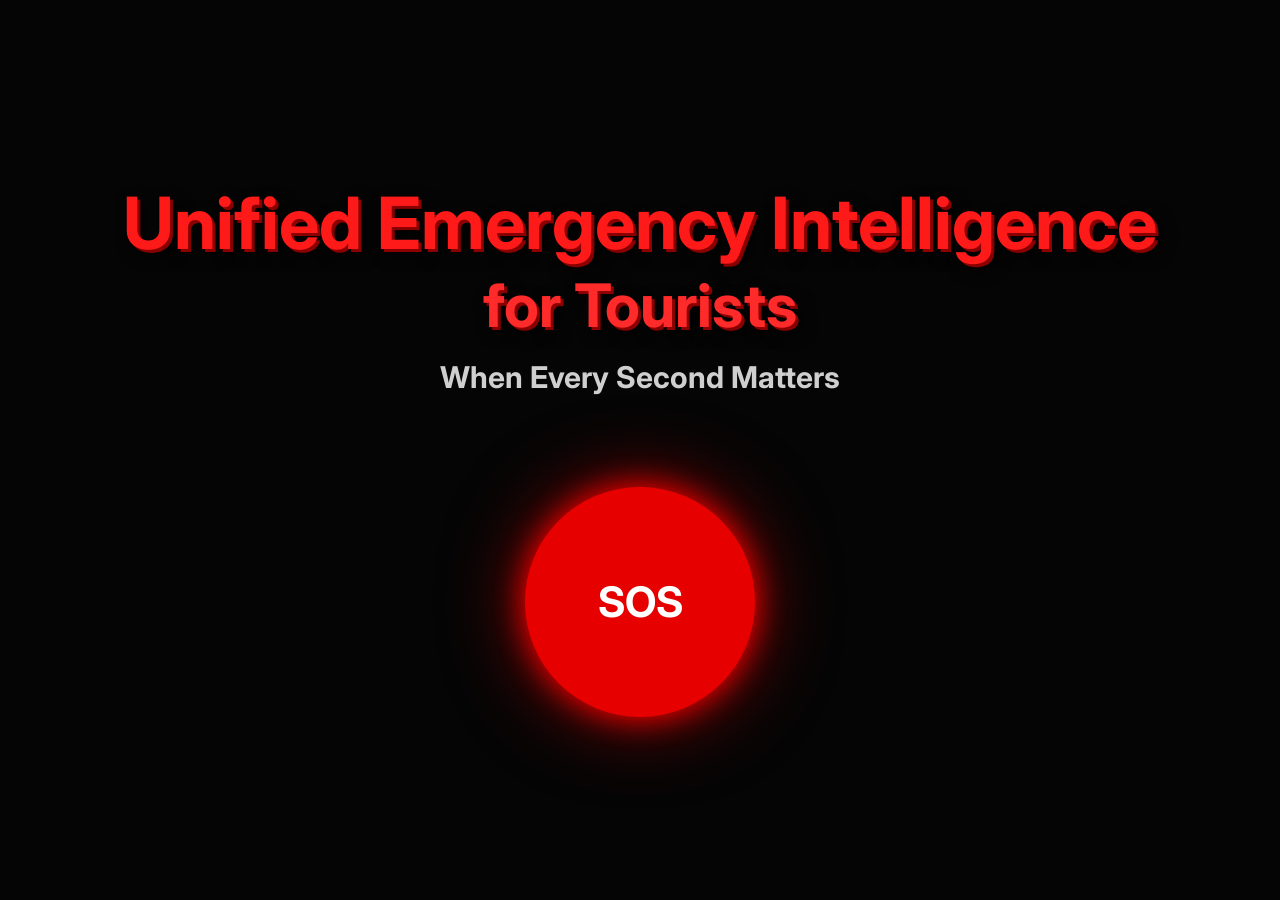
<file: index.html>
<!DOCTYPE html>
<html>

<head>

<meta charset="UTF-8">

<title>Unified Emergency Intelligence for Tourists</title>

<link rel="stylesheet" href="css/style.css">

<link href="https://fonts.googleapis.com/css2?family=Inter:wght@400;600;700&display=swap" rel="stylesheet">

</head>

<body class="landing">

<div class="title-container">

<h1 class="main-title">

<span class="top-title">
Unified Emergency Intelligence
</span>

<span class="bottom-title">
for Tourists
</span>

</h1>

<p class="subtitle">When Every Second Matters</p>
<br>

</div>

<a href="dashboard.html" class="sos-link">

<div class="sos-circle">

SOS

</div>

</a>

</body>

</html>
</file>
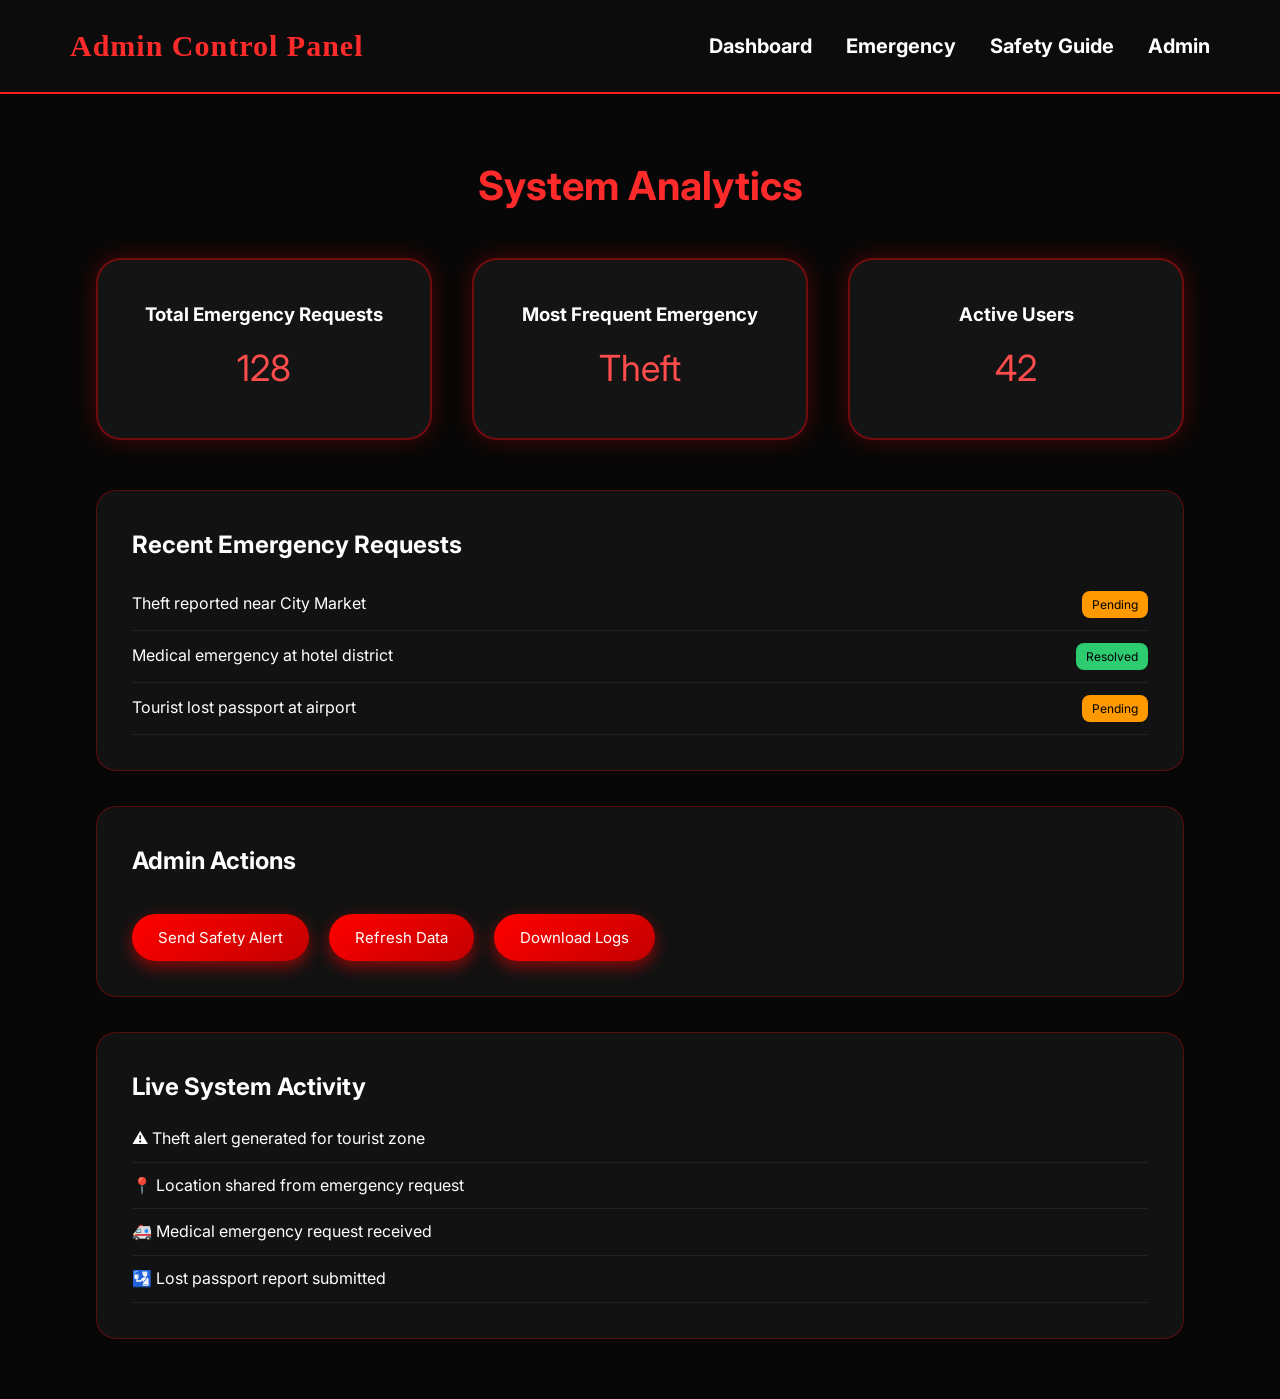
<file: admin.html>
<!DOCTYPE html>
<html>

<head>

<meta charset="UTF-8">
<title>Admin Dashboard</title>

<link rel="stylesheet" href="css/style.css">

<link href="https://fonts.googleapis.com/css2?family=Inter:wght@300;400;600&display=swap" rel="stylesheet">

</head>


<body>

<nav>

<h2>Admin Control Panel</h2>

<div>
<a href="dashboard.html">Dashboard</a>
<a href="emergency.html">Emergency</a>
<a href="safety.html">Safety Guide</a>
<a href="admin.html">Admin</a>
</div>

</nav>


<section class="admin-wrapper">

<h1 class="admin-title">System Analytics</h1>


<div class="admin-grid">

<div class="admin-card">

<h3>Total Emergency Requests</h3>

<p class="admin-number">128</p>

</div>


<div class="admin-card">

<h3>Most Frequent Emergency</h3>

<p class="admin-number">Theft</p>

</div>


<div class="admin-card">

<h3>Active Users</h3>

<p class="admin-number">42</p>

</div>

</div>



<!-- RECENT REQUESTS -->

<div class="admin-section">

<h2>Recent Emergency Requests</h2>

<ul class="request-list">

<li>
<span>Theft reported near City Market</span>
<span class="status pending">Pending</span>
</li>

<li>
<span>Medical emergency at hotel district</span>
<span class="status resolved">Resolved</span>
</li>

<li>
<span>Tourist lost passport at airport</span>
<span class="status pending">Pending</span>
</li>

</ul>

</div>



<!-- ADMIN ACTIONS -->

<div class="admin-section">

<h2>Admin Actions</h2>

<div class="admin-actions">

<button onclick="alert('Emergency broadcast sent')">
Send Safety Alert
</button>

<button onclick="alert('Database refreshed')">
Refresh Data
</button>

<button onclick="alert('System logs downloaded')">
Download Logs
</button>

</div>

</div>



<!-- SYSTEM ACTIVITY -->

<div class="admin-section">

<h2>Live System Activity</h2>

<ul class="activity-feed">

<li>⚠ Theft alert generated for tourist zone</li>

<li>📍 Location shared from emergency request</li>

<li>🚑 Medical emergency request received</li>

<li>🛂 Lost passport report submitted</li>

</ul>

</div>

</section>


</body>

</html>
</file>
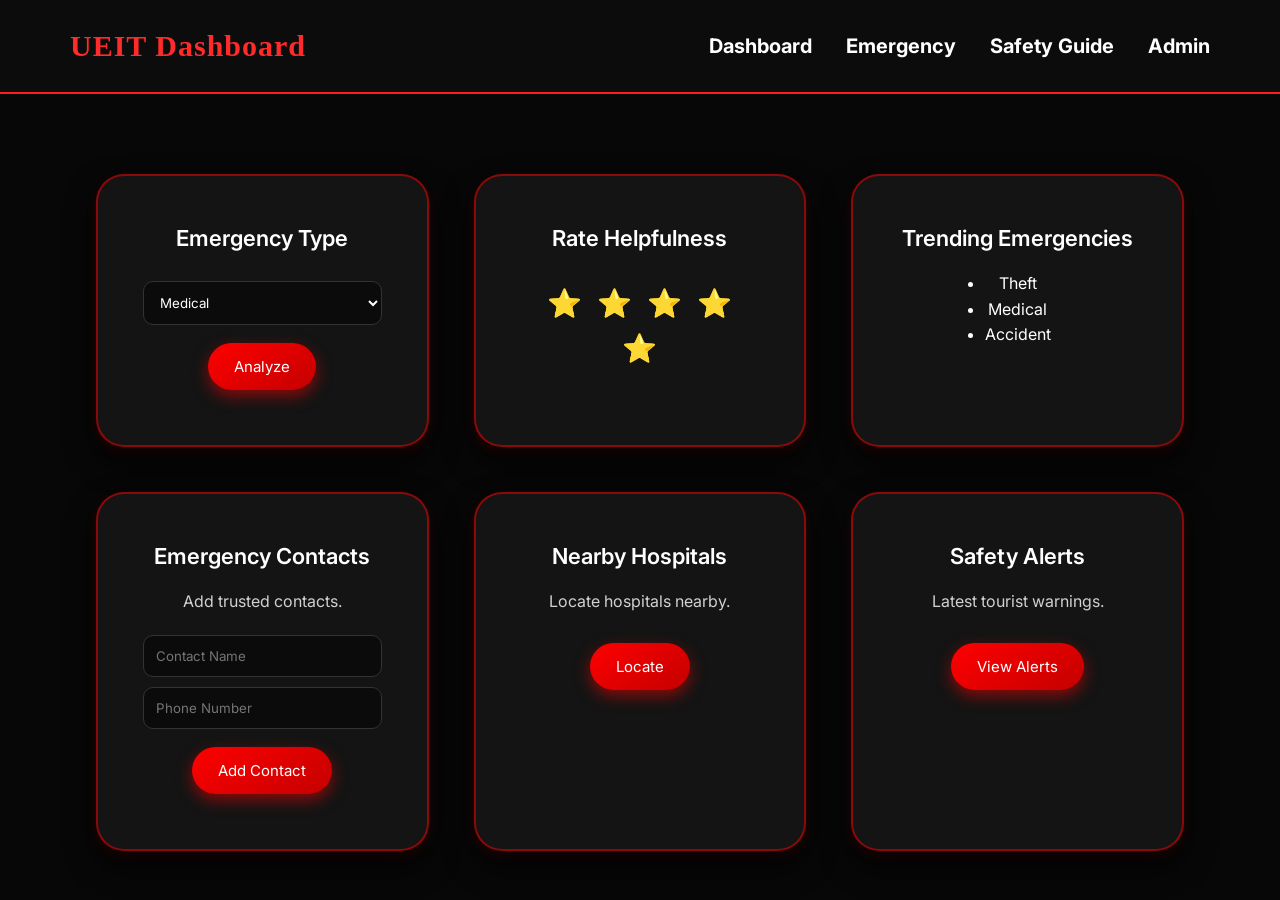
<file: dashboard.html>
<!DOCTYPE html>
<html>

<head>

<meta charset="UTF-8">

<title>UEIT Dashboard</title>

<link rel="stylesheet" href="css/style.css">

<link href="https://fonts.googleapis.com/css2?family=Inter:wght@300;400;500;600&display=swap" rel="stylesheet">

</head>


<body>

<!-- NAVBAR -->

<nav>

<h2>UEIT Dashboard</h2>

<div>
<a href="dashboard.html">Dashboard</a>
<a href="emergency.html">Emergency</a>
<a href="safety.html">Safety Guide</a>
<a href="admin.html">Admin</a>
</div>

</nav>


<!-- DASHBOARD -->

<section class="dashboard">

<!-- EMERGENCY TYPE -->

<div class="card">

<h3>Emergency Type</h3>

<select id="emergencyType">

<option>Medical</option>
<option>Accident</option>
<option>Theft</option>
<option>Lost Passport</option>

</select>

<button onclick="analyzeEmergency()">
Analyze
</button>

<p id="analysisResult"></p>

</div>



<!-- STAR RATING -->

<div class="card">

<h3>Rate Helpfulness</h3>

<div class="stars">

<span onclick="rate(1)">⭐</span>
<span onclick="rate(2)">⭐</span>
<span onclick="rate(3)">⭐</span>
<span onclick="rate(4)">⭐</span>
<span onclick="rate(5)">⭐</span>

</div>

<p id="ratingResult"></p>

</div>



<!-- TRENDING -->

<div class="card">

<h3>Trending Emergencies</h3>

<ul>

<li>Theft</li>
<li>Medical</li>
<li>Accident</li>

</ul>

</div>



<!-- CONTACTS -->

<div class="card">

<h3>Emergency Contacts</h3>

<p>Add trusted contacts.</p>

<input type="text" id="contactName" placeholder="Contact Name">

<input type="tel" id="contactPhone" placeholder="Phone Number">

<button onclick="saveContact()">
Add Contact
</button>

<p id="contactSaved"></p>

</div>



<!-- HOSPITALS -->

<div class="card">

<h3>Nearby Hospitals</h3>

<p>Locate hospitals nearby.</p>

<button onclick="findHospitals()">
Locate
</button>

</div>



<!-- ALERTS -->

<div class="card">

<h3>Safety Alerts</h3>

<p>Latest tourist warnings.</p>

<button onclick="showAlert()">
View Alerts
</button>

</div>

</section>



<script src="js/app.js"></script>
<script src="js/ratings.js"></script>

</body>

</html>
</file>
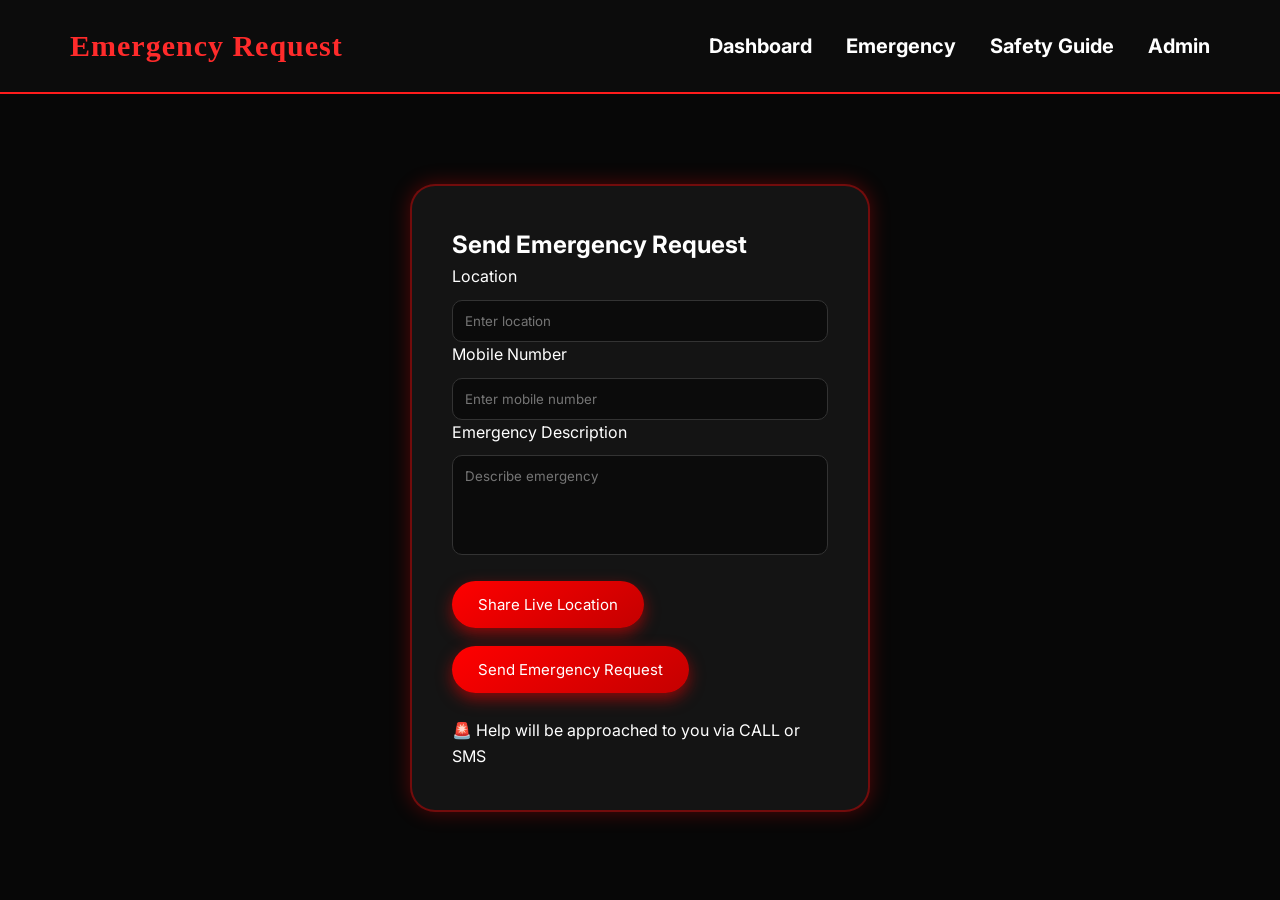
<file: emergency.html>
<!DOCTYPE html>
<html>

<head>

<meta charset="UTF-8">

<title>Emergency Request</title>

<link rel="stylesheet" href="css/style.css">

<link href="https://fonts.googleapis.com/css2?family=Inter:wght@300;400;500;600&display=swap" rel="stylesheet">

</head>

<body>

<nav>

<h2>Emergency Request</h2>

<div>
<a href="dashboard.html">Dashboard</a>
<a href="emergency.html">Emergency</a>
<a href="safety.html">Safety Guide</a>
<a href="admin.html">Admin</a>
</div>

</nav>

<section class="form-container">

<h2>Send Emergency Request</h2>

<form id="emergencyForm">

<label>Location</label>
<input type="text" id="location" placeholder="Enter location" required>

<label>Mobile Number</label>
<input type="tel" id="phone" placeholder="Enter mobile number" required>

<label>Emergency Description</label>
<textarea id="description" placeholder="Describe emergency" required></textarea>

<button type="button" onclick="shareLocation()">
Share Live Location
</button>

<button type="submit">
Send Emergency Request
</button>

</form>
<br>
<!-- ALERT MESSAGE -->
<div id="alertBox" class="alert-box">
🚨 Help will be approached to you via CALL or SMS
</div>

</section>

<script src="js/emergency.js"></script>

<script>

/* share location */

function shareLocation(){

if(navigator.geolocation){

navigator.geolocation.getCurrentPosition(function(position){

let lat = position.coords.latitude
let lon = position.coords.longitude

document.getElementById("location").value =
"Lat: " + lat + " , Lon: " + lon

})

}else{

alert("Location not supported")

}

}

</script>

</body>

</html>
</file>
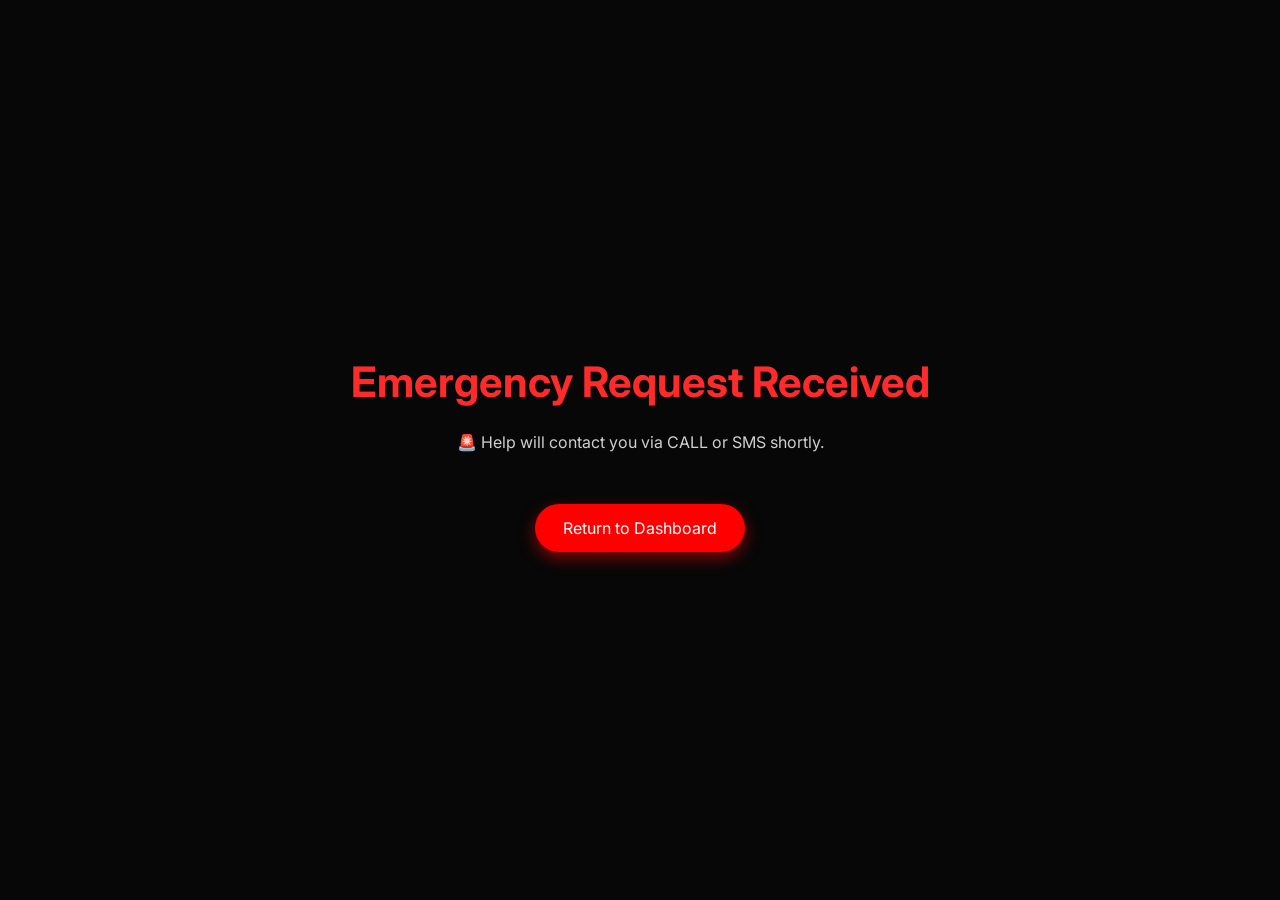
<file: received.html>
<!DOCTYPE html>
<html>

<head>

<meta charset="UTF-8">

<title>Emergency Request Received</title>

<link rel="stylesheet" href="css/style.css">

<link href="https://fonts.googleapis.com/css2?family=Inter:wght@300;400;500;600&display=swap" rel="stylesheet">

</head>

<body>

<div class="success-container">

<h1>Emergency Request Received</h1>

<p>🚨 Help will contact you via CALL or SMS shortly.</p>

<a href="dashboard.html">

<button class="back-btn">
Return to Dashboard
</button>

</a>

</div>

</body>

</html>
</file>
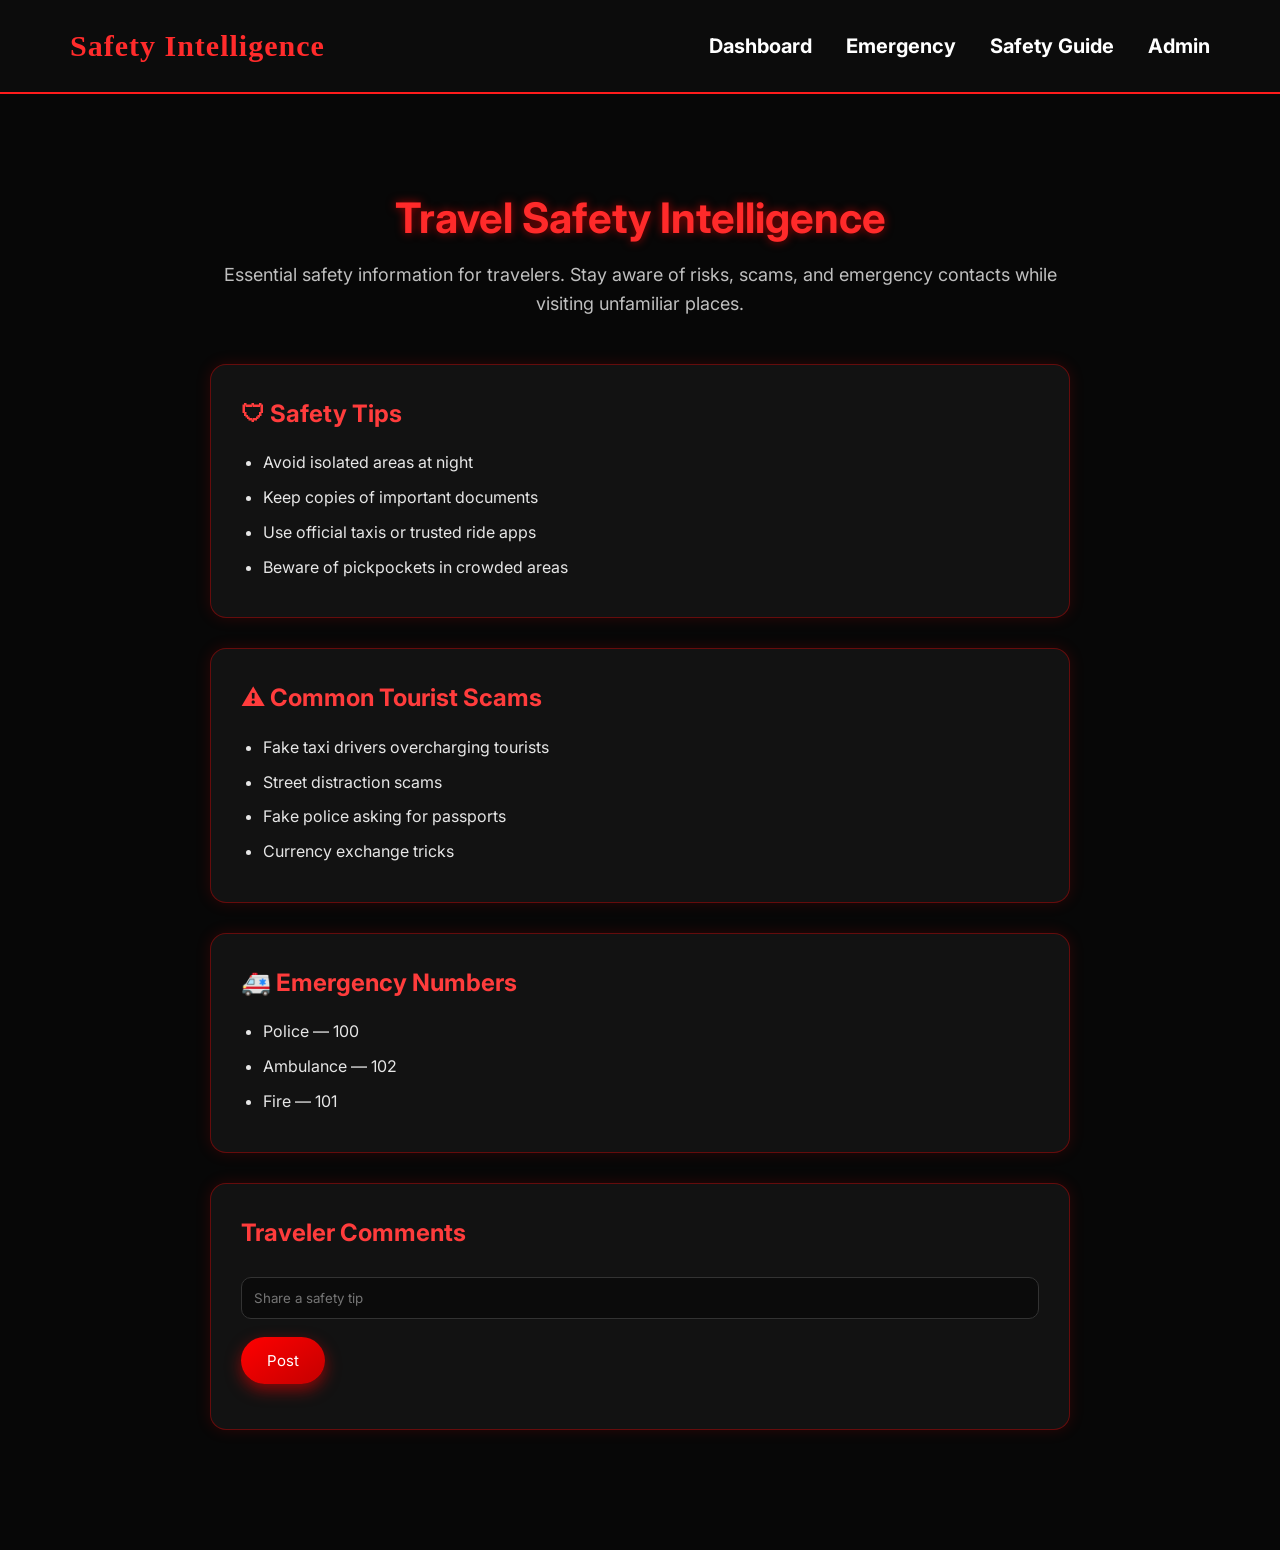
<file: safety.html>
<!DOCTYPE html>
<html>

<head>
<meta charset="UTF-8">
<title>Safety Intelligence</title>

<link rel="stylesheet" href="css/style.css">
<link href="https://fonts.googleapis.com/css2?family=Inter:wght@300;400;500;600&display=swap" rel="stylesheet">

</head>

<body>

<nav>

<h2>Safety Intelligence</h2>

<div>
<a href="dashboard.html">Dashboard</a>
<a href="emergency.html">Emergency</a>
<a href="safety.html">Safety Guide</a>
<a href="admin.html">Admin</a>
</div>

</nav>


<section class="safety-wrapper">

<h1 class="safety-main-title">Travel Safety Intelligence</h1>

<p class="safety-subtitle">
Essential safety information for travelers. Stay aware of risks,
scams, and emergency contacts while visiting unfamiliar places.
</p>


<div class="info-section">

<h2>🛡 Safety Tips</h2>

<ul>
<li>Avoid isolated areas at night</li>
<li>Keep copies of important documents</li>
<li>Use official taxis or trusted ride apps</li>
<li>Beware of pickpockets in crowded areas</li>
</ul>

</div>


<div class="info-section">

<h2>⚠ Common Tourist Scams</h2>

<ul>
<li>Fake taxi drivers overcharging tourists</li>
<li>Street distraction scams</li>
<li>Fake police asking for passports</li>
<li>Currency exchange tricks</li>
</ul>

</div>


<div class="info-section">

<h2>🚑 Emergency Numbers</h2>

<ul>
<li>Police — 100</li>
<li>Ambulance — 102</li>
<li>Fire — 101</li>
</ul>

</div>


<div class="info-section">

<h2>Traveler Comments</h2>

<input id="commentInput" placeholder="Share a safety tip">

<button>Post</button>

<ul id="comments"></ul>

</div>


</section>

</body>
</html>
</file>
<file: css/style.css>
/* ================= GLOBAL ================= */

*{
margin:0;
padding:0;
box-sizing:border-box;
font-family:'Inter',sans-serif;
}

body{
background:#070707;
color:white;
min-height:100vh;
line-height:1.6;
}

/* ================= LANDING PAGE ================= */

.landing{
display:flex;
flex-direction:column;
justify-content:center;
align-items:center;
height:100vh;
background:#050505;
text-align:center;
}

.title-container{
margin-bottom:60px;
}

.main-title{
line-height:1.1;
}

.top-title{
display:block;
font-size:72px;
font-weight:700;
color:#ff1a1a;
text-shadow:3px 3px 0 #8a0000,6px 6px 15px rgba(0,0,0,0.9);
}

.bottom-title{
display:block;
font-size:60px;
margin-top:10px;
color:#ff2a2a;
text-shadow:3px 3px 0 #8a0000,6px 6px 15px rgba(0,0,0,0.9);
}

.subtitle{
margin-top:15px;
font-size:30px;
color:#cfcfcf;
font-weight: bold;
}

/* ================= SOS BUTTON ================= */

.sos-link{
text-decoration:none;
}

.sos-circle{
width:230px;
height:230px;
border-radius:50%;
background:#e60000;
display:flex;
justify-content:center;
align-items:center;
font-size:42px;
font-weight:700;
color:white;
cursor:pointer;
box-shadow:0 0 30px red,0 0 80px rgba(255,0,0,0.6);
transition:0.3s;
}

.sos-circle:hover{
transform:scale(1.1);
box-shadow:0 0 45px red,0 0 120px rgba(255,0,0,0.9);
}

/* ================= NAVBAR ================= */

nav{
display:flex;
justify-content:space-between;
align-items:center;
padding:22px 70px;
background:#0c0c0c;
border-bottom:2px solid #ff1c1c;
}

nav h2{
color:#ff2b2b;
font-size:30px;
font-weight:600;
letter-spacing:1px;
font-family:'Times New Roman', Times, serif;
}

nav a{
color:white;
text-decoration:none;
margin-left:30px;
font-size:20px;
transition:.25s;
font-weight: bold;
}

nav a:hover{
color:#ff2b2b;
}

/* ================= DASHBOARD ================= */

.dashboard{
width:85%;
max-width:1200px;
margin:80px auto;
display:grid;
grid-template-columns:repeat(3,1fr);
gap:45px;
}

/* ================= DASHBOARD CARDS ================= */

.card{
background:#141414;
padding:45px;
border-radius:28px;
border:2px solid rgba(255,0,0,0.5);
text-align:center;
display:flex;
flex-direction:column;
align-items:center;
transition:.35s ease;
box-shadow:0 15px 30px rgba(0,0,0,0.8),0 5px 10px rgba(255,0,0,0.2);
}

.card:hover{
transform:translateY(-10px);
box-shadow:0 25px 50px rgba(0,0,0,0.9),0 0 20px rgba(255,0,0,0.5);
}

.card h3{
font-size:22px;
margin-bottom:15px;
font-weight:600;
}

.card p{
color:#d1d1d1;
margin-bottom:10px;
}

/* ================= STAR RATING ================= */

.stars{
font-size:28px;
margin-top:10px;
cursor:pointer;
}

.stars span{
margin:4px;
transition:0.2s;
}

.stars span:hover{
transform:scale(1.3);
}

/* ================= INPUTS ================= */

input,textarea,select{
width:100%;
padding:12px;
margin-top:10px;
background:#0b0b0b;
border:1px solid #333;
border-radius:10px;
color:white;
}

textarea{
resize:none;
height:100px;
}

/* ================= BUTTON ================= */

button{
background:linear-gradient(145deg,#ff0000,#c40000);
border:none;
padding:14px 26px;
margin-top:18px;
border-radius:30px;
color:white;
font-size:15px;
cursor:pointer;
transition:.3s;
box-shadow:0 6px 15px rgba(255,0,0,0.5);
}

button:hover{
transform:scale(1.08);
box-shadow:0 10px 25px rgba(255,0,0,0.8);
}

/* ================= FORM PAGE ================= */

.form-container{
width:460px;
margin:90px auto;
background:#141414;
padding:40px;
border-radius:25px;
border:2px solid rgba(255,0,0,0.4);
box-shadow:0 0 20px rgba(255,0,0,0.3);
}

/* ================= SUCCESS PAGE ================= */

.success-container{
display:flex;
flex-direction:column;
justify-content:center;
align-items:center;
height:100vh;
text-align:center;
}

.success-container h1{
font-size:42px;
color:#ff2a2a;
margin-bottom:15px;
}

.success-container p{
color:#cfcfcf;
margin-bottom:30px;
}

.back-btn{
padding:14px 28px;
background:red;
border:none;
border-radius:25px;
font-size:16px;
cursor:pointer;
}

/* ================= SAFETY INTELLIGENCE PAGE ================= */

.safety-wrapper{
max-width:900px;
margin:70px auto;
padding:20px;
}

.safety-main-title{
font-size:42px;
color:#ff2a2a;
text-align:center;
margin-bottom:10px;
text-shadow:0 0 10px rgba(255,0,0,0.6);
}

.safety-subtitle{
text-align:center;
color:#bfbfbf;
margin-bottom:45px;
font-size:18px;
}

.info-section{
background:#121212;
padding:30px;
margin-bottom:30px;
border-radius:16px;
border:1px solid rgba(255,0,0,0.35);
box-shadow:0 0 15px rgba(255,0,0,0.15);
transition:.3s;
}

.info-section:hover{
box-shadow:0 0 25px rgba(255,0,0,0.35);
transform:translateY(-3px);
}

.info-section h2{
color:#ff3c3c;
margin-bottom:15px;
font-size:24px;
}

.info-section ul{
padding-left:22px;
line-height:1.8;
color:#e6e6e6;
}

.info-section li{
margin-bottom:6px;
}

/* ================= COMMENT SYSTEM ================= */

.comment-section{
margin-top:40px;
}

.comment-section h2{
color:#ff3c3c;
margin-bottom:15px;
}

.comment-section input{
width:100%;
padding:12px;
background:#0b0b0b;
border:1px solid #333;
border-radius:8px;
color:white;
margin-bottom:12px;
}

#comments{
margin-top:15px;
}

#comments li{
background:#151515;
padding:10px;
border-radius:8px;
margin-bottom:8px;
border-left:3px solid red;
}

/* ================= ADMIN DASHBOARD ================= */

.admin-wrapper{
width:85%;
max-width:1200px;
margin:60px auto;
}

.admin-title{
font-size:40px;
color:#ff2a2a;
text-align:center;
margin-bottom:40px;
}

.admin-grid{
display:grid;
grid-template-columns:repeat(3,1fr);
gap:40px;
margin-bottom:50px;
}

.admin-card{
background:#141414;
padding:40px;
border-radius:25px;
border:2px solid rgba(255,0,0,0.4);
text-align:center;
box-shadow:0 0 25px rgba(255,0,0,0.25);
transition:.3s;
}

.admin-card:hover{
transform:translateY(-8px);
box-shadow:0 0 35px rgba(255,0,0,0.5);
}

.admin-number{
font-size:36px;
color:#ff4d4d;
margin-top:10px;
}

/* ADMIN SECTIONS */

.admin-section{
background:#121212;
padding:35px;
border-radius:20px;
margin-bottom:35px;
border:1px solid rgba(255,0,0,0.3);
}

/* REQUEST LIST */

.request-list{
list-style:none;
margin-top:15px;
}

.request-list li{
display:flex;
justify-content:space-between;
padding:12px 0;
border-bottom:1px solid #222;
}

.status{
padding:4px 10px;
border-radius:8px;
font-size:12px;
}

.pending{
background:#ff9900;
color:black;
}

.resolved{
background:#2ecc71;
color:black;
}

/* ADMIN BUTTONS */

.admin-actions{
display:flex;
gap:20px;
flex-wrap:wrap;
margin-top:15px;
}

/* ACTIVITY FEED */

.activity-feed{
list-style:none;
margin-top:10px;
}

.activity-feed li{
padding:10px 0;
border-bottom:1px solid #222;
}

/* ================= RESPONSIVE ================= */

@media(max-width:900px){

.dashboard{
grid-template-columns:1fr 1fr;
}

.admin-grid{
grid-template-columns:1fr;
}

}

@media(max-width:600px){

.dashboard{
grid-template-columns:1fr;
}

nav{
padding:20px 30px;
}

}
</file>
